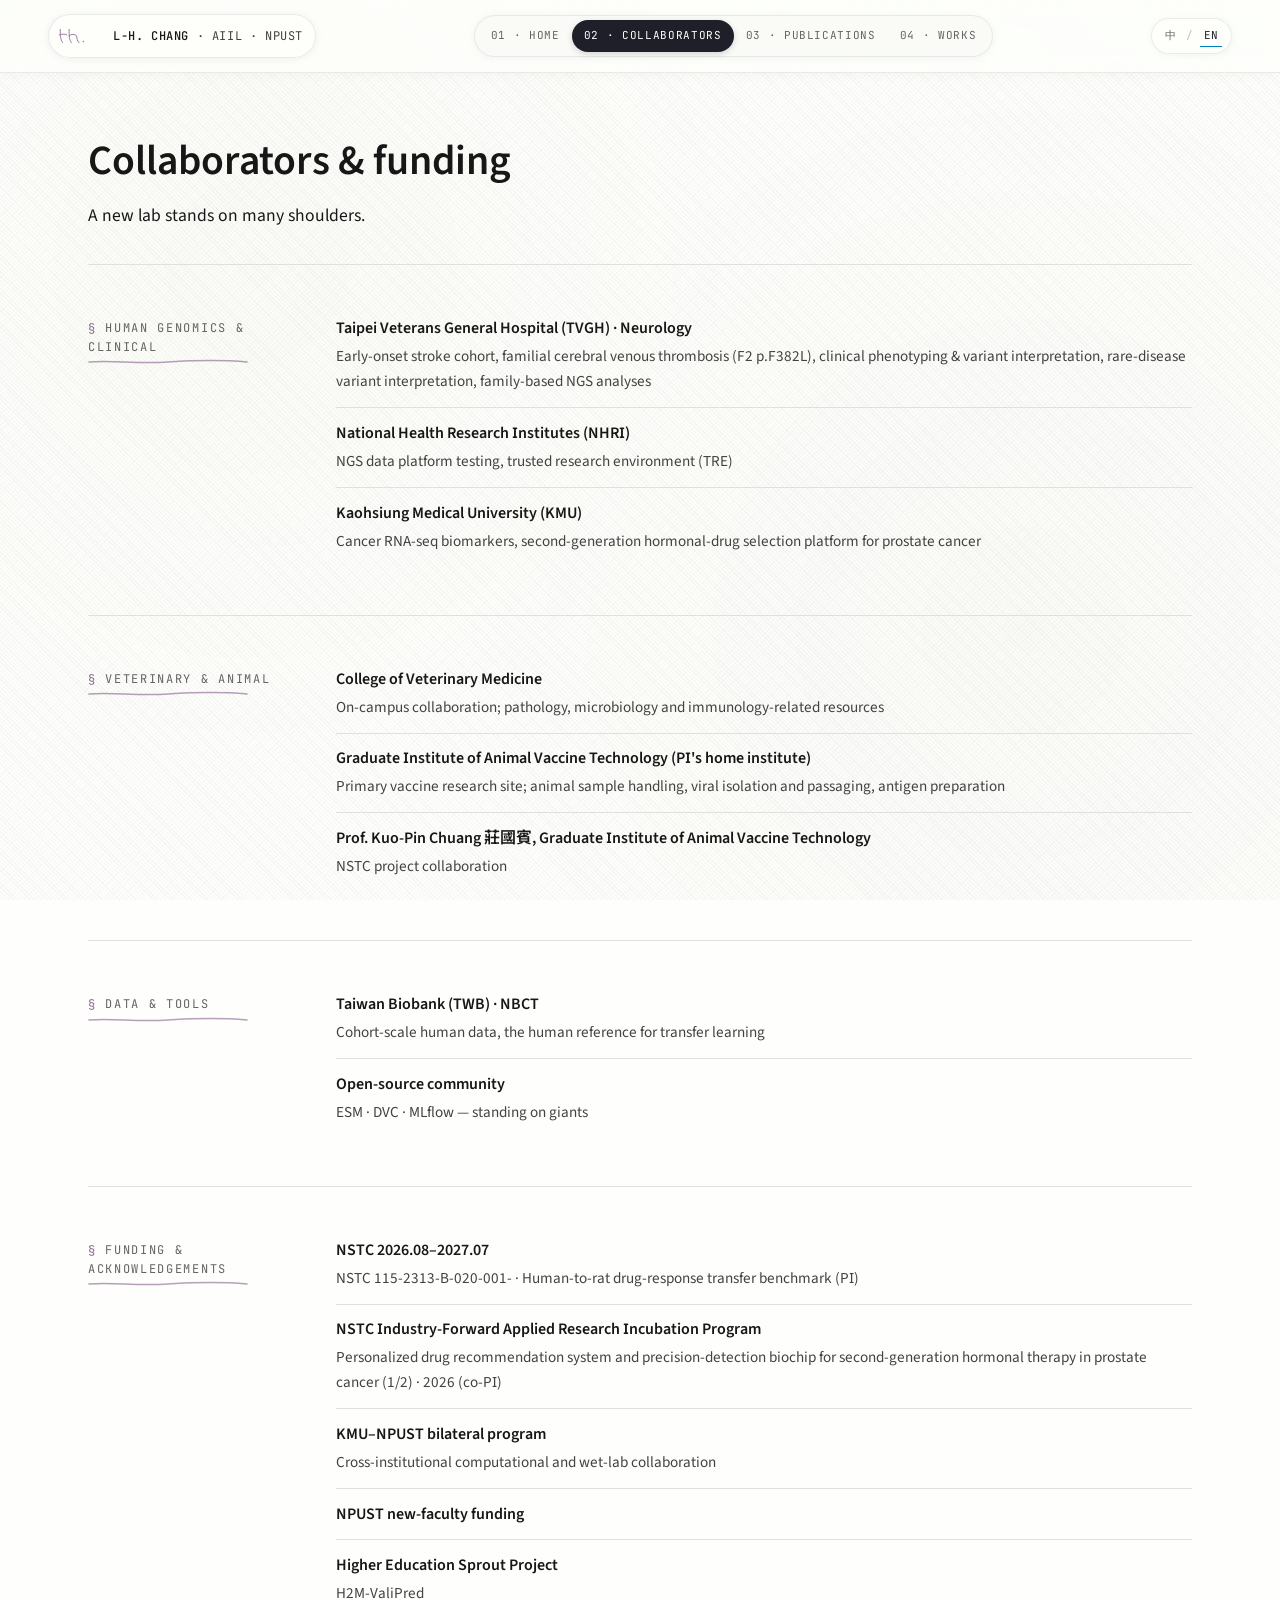
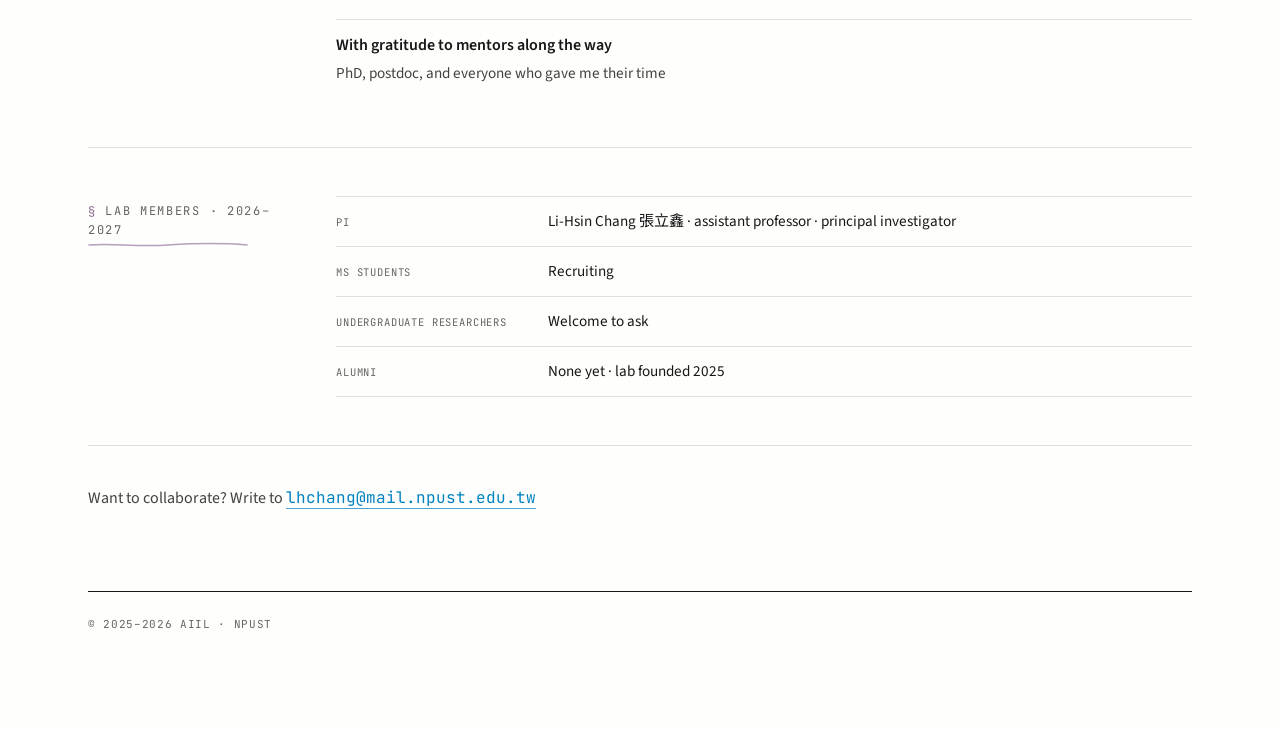
<file: collaborators.html>
<!DOCTYPE html>
<html lang="zh-Hant">
<head>
<meta charset="UTF-8" />
<meta name="viewport" content="width=device-width, initial-scale=1.0" />
<title>合作與經費 · Collaborators — AIIL</title>
<meta name="description" content="Collaborators, funding and lab members of AIIL, the lab of Li-Hsin Chang at NPUST." />

<link rel="preconnect" href="https://fonts.googleapis.com">
<link rel="preconnect" href="https://fonts.gstatic.com" crossorigin>
<link href="https://fonts.googleapis.com/css2?family=JetBrains+Mono:wght@400;500;600&family=Noto+Sans+TC:wght@300;400;500;700&family=Noto+Serif+TC:wght@400;500;600;700;900&family=Source+Sans+3:ital,wght@0,300..700;1,400&family=Source+Serif+4:ital,opsz,wght@0,8..60,400..700;1,8..60,500&display=swap" rel="stylesheet">

<link rel="stylesheet" href="site.css">
<style>
/* Collaborators page */
.cp-group .v1-collab-list > :first-child { border-top: 0; padding-top: 0.2rem; }

.v1-collab-list,
.v1-member-list { margin: 0; }
.v1-collab-item {
  padding: 0.8rem 0;
  border-top: 1px solid var(--paper-edge);
}
.v1-collab-item dt {
  display: block;
  font-family: var(--serif);
  font-size: 1rem;
  font-weight: 600;
  color: var(--ink);
}
.v1-collab-item dd {
  display: block;
  margin: 0.2rem 0 0;
  font-family: var(--serif);
  font-size: 0.95rem;
  line-height: 1.65;
  color: var(--ink-soft);
}
html[lang="en"] .v1-collab-item dt,
html[lang="en"] .v1-collab-item dd { font-family: var(--sans); }
.v1-member-list dd { margin: 0; }
.v1-member-list .v1-contact-row { grid-template-columns: 11.5em 1fr; }
.v1-member-val {
  font-family: var(--serif);
  font-size: 0.95rem;
  color: var(--ink);
}
html[lang="en"] .v1-member-val { font-family: var(--sans); }

@media (max-width: 560px) {
  .v1-member-list .v1-contact-row { grid-template-columns: 1fr; gap: 0.25rem; }
}
</style>
</head>
<body>
<div class="shell">

<header class="topbar">
  <div class="topbar-inner">
    <a href="./" class="seal" aria-label="AIIL home">
      <span class="seal-mark" aria-hidden="true">
        <svg viewBox="0 0 80 36">
          <g fill="none" stroke="currentColor" stroke-width="1.6" stroke-linecap="round" stroke-linejoin="round">
            <!-- stylised handwritten "lh" monogram -->
            <path d="M6 6 C 6 18, 6 24, 10 30"/>
            <path d="M4 16 C 10 14, 14 14, 18 16"/>
            <path d="M22 6 C 22 18, 22 24, 26 30"/>
            <path d="M22 18 C 26 14, 32 14, 36 18 C 36 22, 36 26, 40 30"/>
            <!-- small dot / pen lift -->
            <circle cx="48" cy="28" r="1.3" fill="currentColor" stroke="none"/>
          </g>
        </svg>
      </span>
      <span><strong style="color:var(--ink);font-weight:500">L-H. Chang</strong> · AIIL · NPUST</span>
    </a>
    <nav class="version-switch" aria-label="Site sections">
      <a href="./" data-i18n="nav.v1">01 · 首頁</a>
      <a href="collaborators.html" class="active" aria-current="page" data-i18n="nav.v2">02 · 合作者</a>
      <a href="publications.html" data-i18n="nav.v3">03 · 著作列表</a>
      <a href="works.html" data-i18n="nav.v4">04 · 作品與教材</a>
    </nav>

    <div class="topbar-right">
      <div class="lang-switch">
        <button data-lang="zh" class="active">中</button>
        <span class="sep">/</span>
        <button data-lang="en">EN</button>
      </div>
    </div>
  </div>
</header>

<main class="v1">
  <header class="cp-head">
    <h1 data-i18n="cp.title">合作與經費</h1>
    <p class="v1-collab-lead" data-i18n="v1.collab.lead">一間剛起步的實驗室，站在很多人的肩膀上。</p>
  </header>

  <section class="cp-group">
    <h2 class="v1-section-label" data-i18n="v1.collab.hg.head">人類基因體與臨床</h2>
    <div>
        <dl class="v1-collab-list">
          <div class="v1-collab-item">
            <dt data-i18n="v1.collab.hg.tvgh.name">臺北榮民總醫院・神經內科</dt>
            <dd data-i18n="v1.collab.hg.tvgh.desc">早發性腦中風 cohort、家族性腦靜脈竇血栓 F2 p.F382L、臨床表型與遺傳判讀、罕見疾病 variant interpretation、family-based NGS 分析</dd>
          </div>
          <div class="v1-collab-item">
            <dt data-i18n="v1.collab.hg.nhri.name">國家衛生研究院</dt>
            <dd data-i18n="v1.collab.hg.nhri.desc">NGS 資料平台測試、可信研究環境（TRE）</dd>
          </div>
          <div class="v1-collab-item">
            <dt data-i18n="v1.collab.hg.kmu.name">高雄醫學大學</dt>
            <dd data-i18n="v1.collab.hg.kmu.desc">癌症 RNA-seq 生物標記、攝護腺癌二代荷爾蒙藥物選擇平台</dd>
          </div>
        </dl>
    </div>
  </section>
  <section class="cp-group">
    <h2 class="v1-section-label" data-i18n="v1.collab.vet.head">獸醫與動物</h2>
    <div>
        <dl class="v1-collab-list">
          <div class="v1-collab-item">
            <dt data-i18n="v1.collab.vet.vetmed.name">獸醫學院</dt>
            <dd data-i18n="v1.collab.vet.vetmed.desc">院內合作；病理、微生物與免疫相關資源</dd>
          </div>
          <div class="v1-collab-item">
            <dt data-i18n="v1.collab.vet.avt.name">動物疫苗科技研究所（PI 所屬單位）</dt>
            <dd data-i18n="v1.collab.vet.avt.desc">疫苗研究主場域；動物樣本處理、病毒分離與傳代、抗原製備</dd>
          </div>
          <div class="v1-collab-item">
            <dt data-i18n="v1.collab.vet.chuang.name">莊國賓老師・動物疫苗科技研究所</dt>
            <dd data-i18n="v1.collab.vet.chuang.desc">國科會計畫合作</dd>
          </div>
        </dl>
    </div>
  </section>
  <section class="cp-group">
    <h2 class="v1-section-label" data-i18n="v1.collab.data.head">資料與工具</h2>
    <div>
        <dl class="v1-collab-list">
          <div class="v1-collab-item">
            <dt data-i18n="v1.collab.data.twb.name">台灣生物資料庫（TWB）・NBCT</dt>
            <dd data-i18n="v1.collab.data.twb.desc">人類面的 cohort-scale 資料，作為轉移學習的人類參考</dd>
          </div>
          <div class="v1-collab-item">
            <dt data-i18n="v1.collab.data.oss.name">開源社群</dt>
            <dd data-i18n="v1.collab.data.oss.desc">ESM・DVC・MLflow，站在巨人的肩膀上</dd>
          </div>
        </dl>
    </div>
  </section>
  <section class="cp-group">
    <h2 class="v1-section-label" data-i18n="v1.collab.fund.head">經費與致謝</h2>
    <div>
        <dl class="v1-collab-list">
          <div class="v1-collab-item">
            <dt data-i18n="v1.collab.fund.f1.name">國科會 2026.08–2027.07</dt>
            <dd data-i18n="v1.collab.fund.f1.desc">NSTC 115-2313-B-020-001-・人到大鼠藥物反應轉移基準（主持人）</dd>
          </div>
          <div class="v1-collab-item">
            <dt data-i18n="v1.collab.fund.f2.name">國科會產業前瞻—應用型研究育苗專案</dt>
            <dd data-i18n="v1.collab.fund.f2.desc">攝護腺癌二代賀爾蒙藥物治療之個人化用藥推薦系統及精準檢測生物晶片（1/2）・2026（共同主持人）</dd>
          </div>
          <div class="v1-collab-item">
            <dt data-i18n="v1.collab.fund.f3.name">高醫屏科雙邊計畫</dt>
            <dd data-i18n="v1.collab.fund.f3.desc">跨校計算與濕實驗合作</dd>
          </div>
          <div class="v1-collab-item">
            <dt data-i18n="v1.collab.fund.f4.name">校內新進教師經費</dt>
          </div>
          <div class="v1-collab-item">
            <dt data-i18n="v1.collab.fund.f5.name">高教深耕</dt>
            <dd data-i18n="v1.collab.fund.f5.desc">H2M-ValiPred</dd>
          </div>
          <div class="v1-collab-item">
            <dt data-i18n="v1.collab.fund.thanks.name">感謝一路上的指導者</dt>
            <dd data-i18n="v1.collab.fund.thanks.desc">博班、博後與每個願意花時間的前輩</dd>
          </div>
        </dl>
    </div>
  </section>
  <section class="cp-group">
    <h2 class="v1-section-label" data-i18n="v1.collab.mem.head">實驗室成員・2026–2027</h2>
    <div>
        <dl class="v1-member-list">
          <div class="v1-contact-row"><dt class="v1-contact-key" data-i18n="v1.collab.mem.pi.k">PI</dt><dd class="v1-member-val" data-i18n="v1.collab.mem.pi.v">張立鑫 Li-Hsin Chang・助理教授・主持人</dd></div>
          <div class="v1-contact-row"><dt class="v1-contact-key" data-i18n="v1.collab.mem.ms.k">碩士生</dt><dd class="v1-member-val" data-i18n="v1.collab.mem.ms.v">招募中</dd></div>
          <div class="v1-contact-row"><dt class="v1-contact-key" data-i18n="v1.collab.mem.ug.k">專題生</dt><dd class="v1-member-val" data-i18n="v1.collab.mem.ug.v">歡迎詢問</dd></div>
          <div class="v1-contact-row"><dt class="v1-contact-key" data-i18n="v1.collab.mem.alumni.k">畢業生</dt><dd class="v1-member-val" data-i18n="v1.collab.mem.alumni.v">尚無，實驗室於 2025 成立</dd></div>
        </dl>
    </div>
  </section>

  <p class="cp-cta"><span data-i18n="cp.cta">想合作？來信：</span> <a href="mailto:lhchang@mail.npust.edu.tw">lhchang@mail.npust.edu.tw</a></p>

  <footer class="v1-colophon">
    <div>© 2025–2026 AIIL · NPUST</div>
  </footer>
</main>

</div>
<script>
window.I18N = {
  zh: {
    "nav.v1": "01 · 首頁",
    "nav.v2": "02 · 合作者",
    "nav.v3": "03 · 著作列表",
    "nav.v4": "04 · 作品與教材",
    "cp.title": "合作與經費",
    "cp.cta": "想合作？來信：",
    /* V1 collaborators & funding */
    "v1.collab.label": "合作與經費",
    "v1.collab.lead": "一間剛起步的實驗室，站在很多人的肩膀上。",
    "v1.collab.hg.head": "人類基因體與臨床",
    "v1.collab.hg.tvgh.name": "臺北榮民總醫院・神經內科",
    "v1.collab.hg.tvgh.desc": "早發性腦中風 cohort、家族性腦靜脈竇血栓 F2 p.F382L、臨床表型與遺傳判讀、罕見疾病 variant interpretation、family-based NGS 分析",
    "v1.collab.hg.nhri.name": "國家衛生研究院",
    "v1.collab.hg.nhri.desc": "NGS 資料平台測試、可信研究環境（TRE）",
    "v1.collab.hg.kmu.name": "高雄醫學大學",
    "v1.collab.hg.kmu.desc": "癌症 RNA-seq 生物標記、攝護腺癌二代荷爾蒙藥物選擇平台",
    "v1.collab.vet.head": "獸醫與動物",
    "v1.collab.vet.vetmed.name": "獸醫學院",
    "v1.collab.vet.vetmed.desc": "院內合作；病理、微生物與免疫相關資源",
    "v1.collab.vet.avt.name": "動物疫苗科技研究所（PI 所屬單位）",
    "v1.collab.vet.avt.desc": "疫苗研究主場域；動物樣本處理、病毒分離與傳代、抗原製備",
    "v1.collab.vet.chuang.name": "莊國賓老師・動物疫苗科技研究所",
    "v1.collab.vet.chuang.desc": "國科會計畫合作",
    "v1.collab.data.head": "資料與工具",
    "v1.collab.data.twb.name": "台灣生物資料庫（TWB）・NBCT",
    "v1.collab.data.twb.desc": "人類面的 cohort-scale 資料，作為轉移學習的人類參考",
    "v1.collab.data.oss.name": "開源社群",
    "v1.collab.data.oss.desc": "ESM・DVC・MLflow，站在巨人的肩膀上",
    "v1.collab.fund.head": "經費與致謝",
    "v1.collab.fund.f1.name": "國科會 2026.08–2027.07",
    "v1.collab.fund.f1.desc": "NSTC 115-2313-B-020-001-・人到大鼠藥物反應轉移基準（主持人）",
    "v1.collab.fund.f2.name": "國科會產業前瞻—應用型研究育苗專案",
    "v1.collab.fund.f2.desc": "攝護腺癌二代賀爾蒙藥物治療之個人化用藥推薦系統及精準檢測生物晶片（1/2）・2026（共同主持人）",
    "v1.collab.fund.f3.name": "高醫屏科雙邊計畫",
    "v1.collab.fund.f3.desc": "跨校計算與濕實驗合作",
    "v1.collab.fund.f4.name": "校內新進教師經費",
    "v1.collab.fund.f5.name": "高教深耕",
    "v1.collab.fund.f5.desc": "H2M-ValiPred",
    "v1.collab.fund.thanks.name": "感謝一路上的指導者",
    "v1.collab.fund.thanks.desc": "博班、博後與每個願意花時間的前輩",
    "v1.collab.mem.head": "實驗室成員・2026–2027",
    "v1.collab.mem.pi.k": "PI",
    "v1.collab.mem.pi.v": "張立鑫 Li-Hsin Chang・助理教授・主持人",
    "v1.collab.mem.ms.k": "碩士生",
    "v1.collab.mem.ms.v": "招募中",
    "v1.collab.mem.ug.k": "專題生",
    "v1.collab.mem.ug.v": "歡迎詢問",
    "v1.collab.mem.alumni.k": "畢業生",
    "v1.collab.mem.alumni.v": "尚無，實驗室於 2025 成立",
  },
  en: {
    "nav.v1": "01 · Home",
    "nav.v2": "02 · Collaborators",
    "nav.v3": "03 · Publications",
    "nav.v4": "04 · Works",
    "cp.title": "Collaborators & funding",
    "cp.cta": "Want to collaborate? Write to",
    /* V1 collaborators & funding */
    "v1.collab.label": "COLLABORATORS & FUNDING",
    "v1.collab.lead": "A new lab stands on many shoulders.",
    "v1.collab.hg.head": "Human genomics & clinical",
    "v1.collab.hg.tvgh.name": "Taipei Veterans General Hospital (TVGH) · Neurology",
    "v1.collab.hg.tvgh.desc": "Early-onset stroke cohort, familial cerebral venous thrombosis (F2 p.F382L), clinical phenotyping & variant interpretation, rare-disease variant interpretation, family-based NGS analyses",
    "v1.collab.hg.nhri.name": "National Health Research Institutes (NHRI)",
    "v1.collab.hg.nhri.desc": "NGS data platform testing, trusted research environment (TRE)",
    "v1.collab.hg.kmu.name": "Kaohsiung Medical University (KMU)",
    "v1.collab.hg.kmu.desc": "Cancer RNA-seq biomarkers, second-generation hormonal-drug selection platform for prostate cancer",
    "v1.collab.vet.head": "Veterinary & animal",
    "v1.collab.vet.vetmed.name": "College of Veterinary Medicine",
    "v1.collab.vet.vetmed.desc": "On-campus collaboration; pathology, microbiology and immunology-related resources",
    "v1.collab.vet.avt.name": "Graduate Institute of Animal Vaccine Technology (PI's home institute)",
    "v1.collab.vet.avt.desc": "Primary vaccine research site; animal sample handling, viral isolation and passaging, antigen preparation",
    "v1.collab.vet.chuang.name": "Prof. Kuo-Pin Chuang 莊國賓, Graduate Institute of Animal Vaccine Technology",
    "v1.collab.vet.chuang.desc": "NSTC project collaboration",
    "v1.collab.data.head": "Data & tools",
    "v1.collab.data.twb.name": "Taiwan Biobank (TWB) · NBCT",
    "v1.collab.data.twb.desc": "Cohort-scale human data, the human reference for transfer learning",
    "v1.collab.data.oss.name": "Open-source community",
    "v1.collab.data.oss.desc": "ESM · DVC · MLflow — standing on giants",
    "v1.collab.fund.head": "Funding & acknowledgements",
    "v1.collab.fund.f1.name": "NSTC 2026.08–2027.07",
    "v1.collab.fund.f1.desc": "NSTC 115-2313-B-020-001- · Human-to-rat drug-response transfer benchmark (PI)",
    "v1.collab.fund.f2.name": "NSTC Industry-Forward Applied Research Incubation Program",
    "v1.collab.fund.f2.desc": "Personalized drug recommendation system and precision-detection biochip for second-generation hormonal therapy in prostate cancer (1/2) · 2026 (co-PI)",
    "v1.collab.fund.f3.name": "KMU–NPUST bilateral program",
    "v1.collab.fund.f3.desc": "Cross-institutional computational and wet-lab collaboration",
    "v1.collab.fund.f4.name": "NPUST new-faculty funding",
    "v1.collab.fund.f5.name": "Higher Education Sprout Project",
    "v1.collab.fund.f5.desc": "H2M-ValiPred",
    "v1.collab.fund.thanks.name": "With gratitude to mentors along the way",
    "v1.collab.fund.thanks.desc": "PhD, postdoc, and everyone who gave me their time",
    "v1.collab.mem.head": "Lab members · 2026–2027",
    "v1.collab.mem.pi.k": "PI",
    "v1.collab.mem.pi.v": "Li-Hsin Chang 張立鑫 · assistant professor · principal investigator",
    "v1.collab.mem.ms.k": "MS students",
    "v1.collab.mem.ms.v": "Recruiting",
    "v1.collab.mem.ug.k": "Undergraduate researchers",
    "v1.collab.mem.ug.v": "Welcome to ask",
    "v1.collab.mem.alumni.k": "Alumni",
    "v1.collab.mem.alumni.v": "None yet · lab founded 2025",
  }
};

</script>
<script src="site.js"></script>
</body>
</html>
</file>
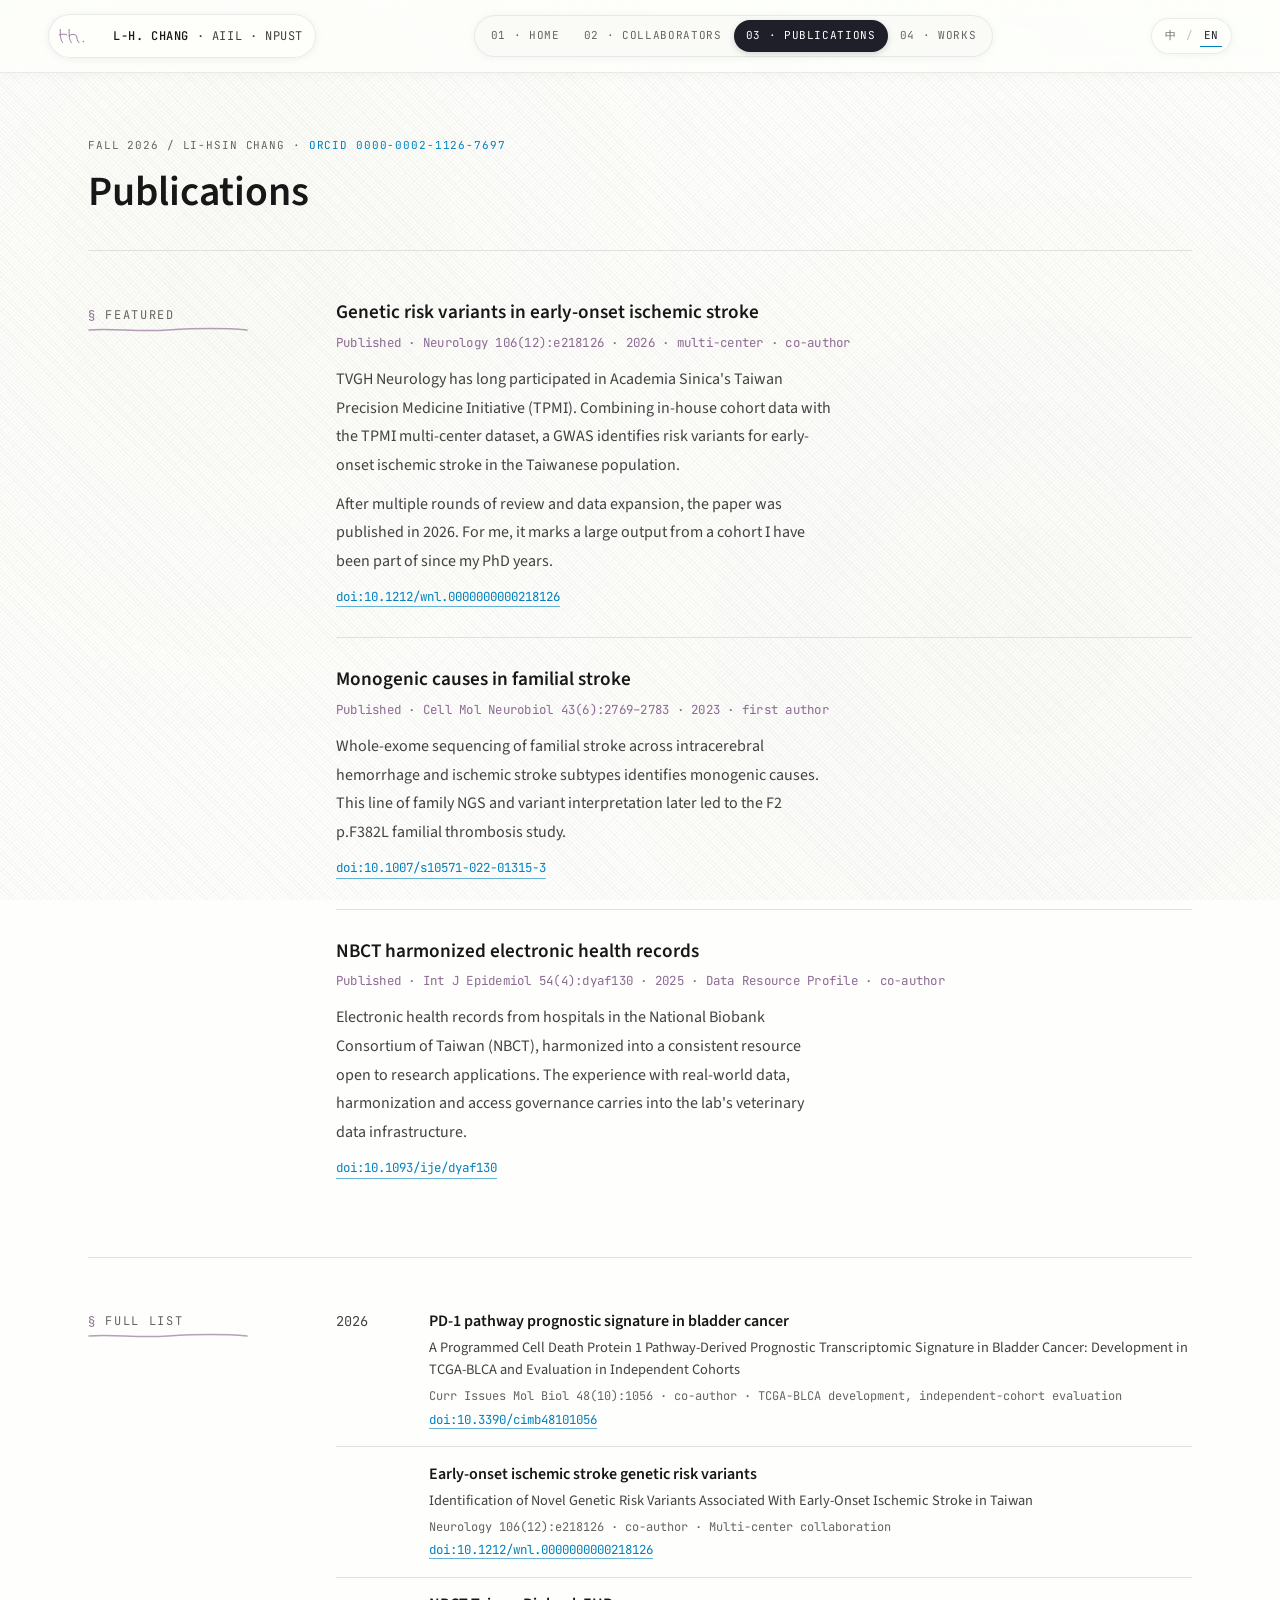
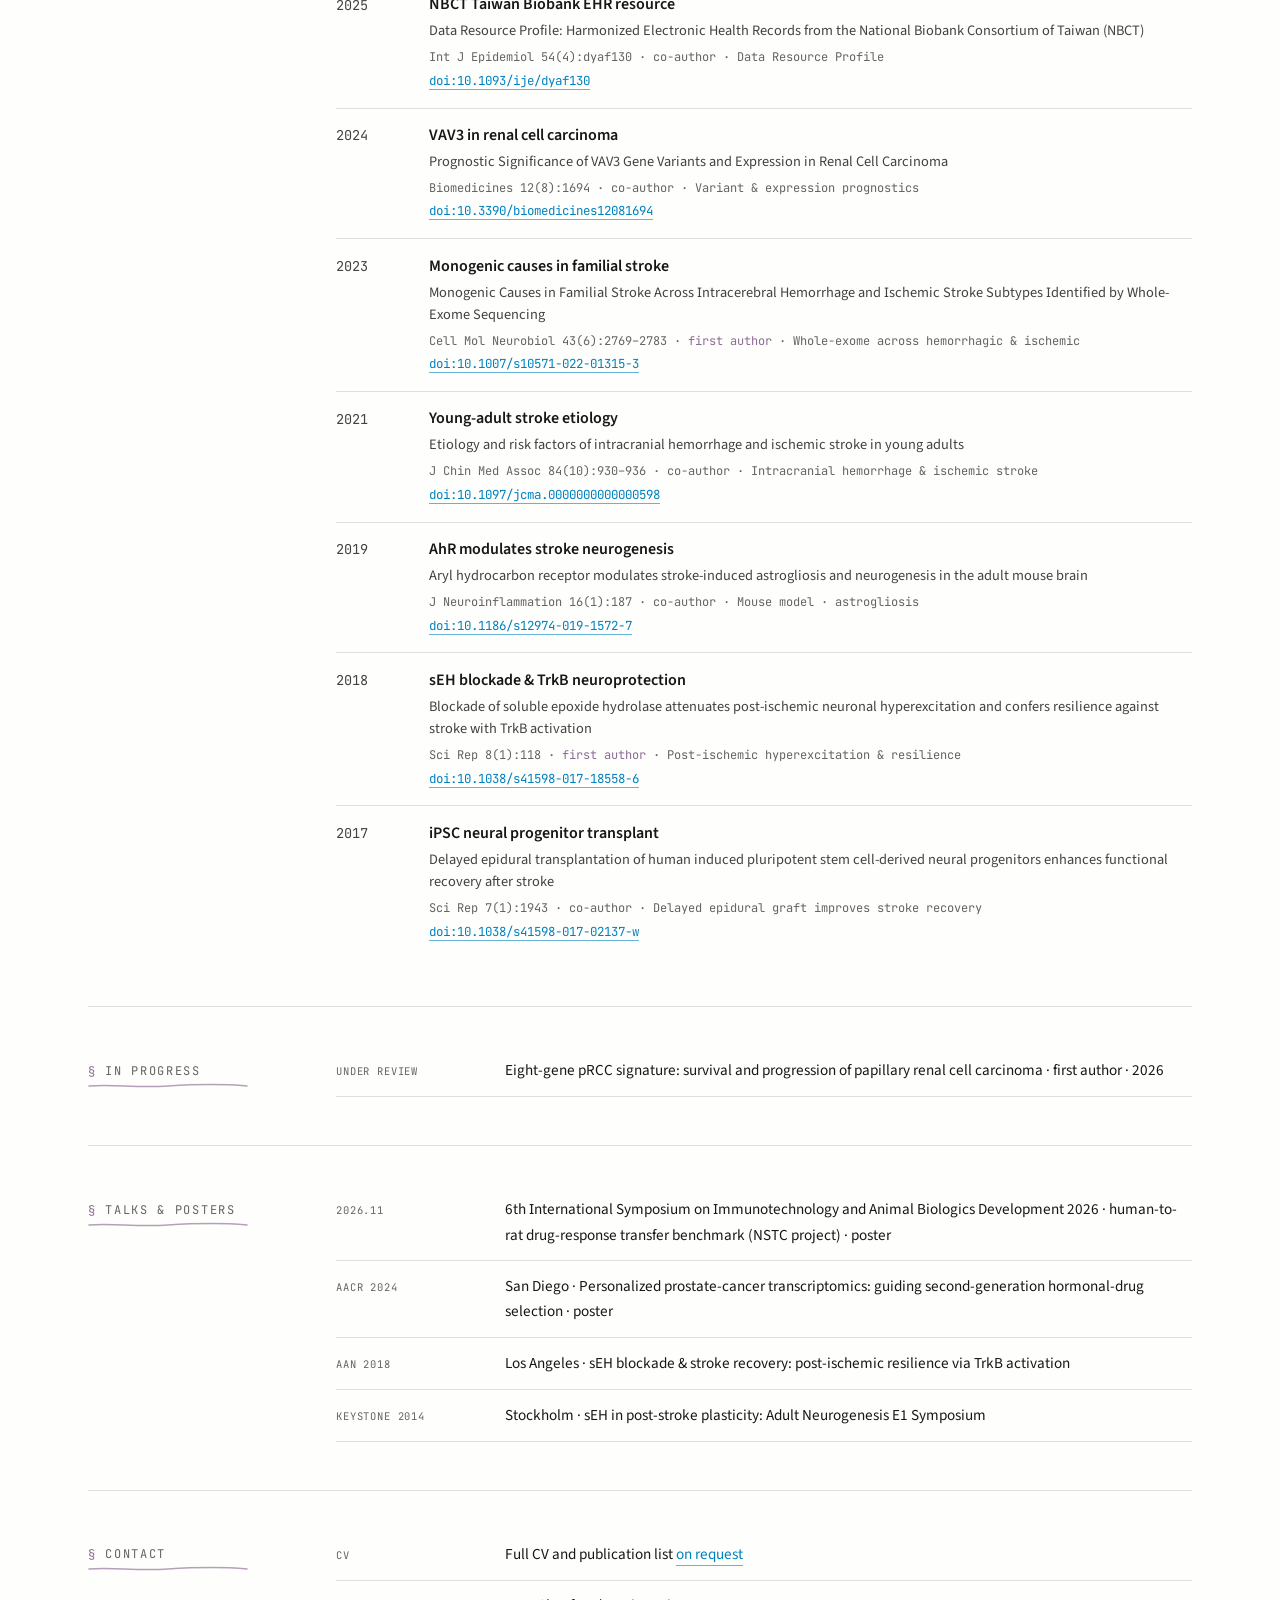
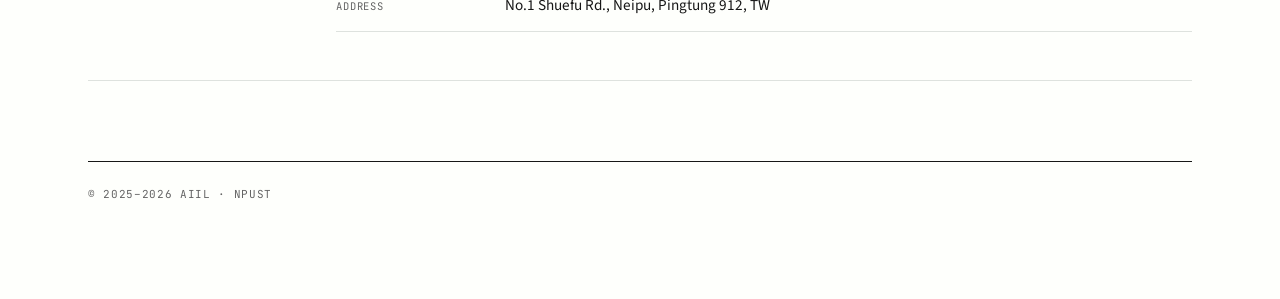
<file: publications.html>
<!DOCTYPE html>
<html lang="zh-Hant">
<head>
<meta charset="UTF-8" />
<meta name="viewport" content="width=device-width, initial-scale=1.0" />
<title>著作 · Publications — AIIL</title>
<meta name="description" content="Publications, manuscripts under review, and talks by Li-Hsin Chang (AIIL, NPUST)." />

<link rel="preconnect" href="https://fonts.googleapis.com">
<link rel="preconnect" href="https://fonts.gstatic.com" crossorigin>
<link href="https://fonts.googleapis.com/css2?family=JetBrains+Mono:wght@400;500;600&family=Noto+Sans+TC:wght@300;400;500;700&family=Noto+Serif+TC:wght@400;500;600;700;900&family=Source+Sans+3:ital,wght@0,300..700;1,400&family=Source+Serif+4:ital,opsz,wght@0,8..60,400..700;1,8..60,500&display=swap" rel="stylesheet">

<link rel="stylesheet" href="site.css">
<style>
/* Publications page */
.pub-dateline {
  font-family: var(--mono);
  font-size: 11px;
  letter-spacing: 0.08em;
  text-transform: uppercase;
  color: var(--ink-faint);
  margin-bottom: 0.9rem;
}
.pub-dateline a { color: var(--brand-blue); white-space: nowrap; }

.pub-feature { padding: 0 0 1.75rem; }
.pub-feature + .pub-feature { padding-top: 1.75rem; border-top: 1px solid var(--paper-edge); }
.pub-feature h3 {
  font-family: var(--serif);
  font-size: 1.2rem;
  font-weight: 600;
  line-height: 1.4;
  color: var(--ink);
}
.pub-meta {
  margin: 0.4rem 0 0.8rem;
  font-family: var(--mono);
  font-size: 0.78rem;
  letter-spacing: 0.02em;
  color: var(--cinnabar);
}
.pub-feature p:not(.pub-meta) {
  font-family: var(--serif);
  font-size: 1rem;
  line-height: 1.8;
  color: var(--ink-soft);
  max-width: 62ch;
}
.pub-feature p + p:not(.pub-meta) { margin-top: 0.6rem; }
.pub-doi,
.pub-item a.pub-link {
  font-family: var(--mono);
  font-size: 0.78rem;
  color: var(--brand-blue);
  border-bottom: 1px solid color-mix(in srgb, var(--brand-blue) 60%, transparent);
  overflow-wrap: anywhere;
}
.pub-doi { display: inline-block; margin-top: 0.7rem; }
html[lang="en"] .pub-feature h3,
html[lang="en"] .pub-feature p:not(.pub-meta) { font-family: var(--sans); }

.pub-list { list-style: none; margin: 0; padding: 0; }
.pub-item {
  display: grid;
  grid-template-columns: 4.5em minmax(0, 1fr);
  gap: 1rem;
  padding: 0.9rem 0;
  border-top: 1px solid var(--paper-edge);
}
.pub-item:first-child { border-top: 0; padding-top: 0.2rem; }
.pub-year {
  font-family: var(--mono);
  font-size: 0.85rem;
  color: var(--ink-soft);
  padding-top: 0.15rem;
}
.pub-year.is-repeat { visibility: hidden; }
.pub-short {
  display: block;
  font-family: var(--serif);
  font-size: 1rem;
  font-weight: 600;
  color: var(--ink);
}
.pub-full {
  display: block;
  margin-top: 0.2rem;
  font-family: var(--sans-en);
  font-size: 0.9rem;
  line-height: 1.55;
  color: var(--ink-soft);
}
.pub-cite {
  display: block;
  margin-top: 0.35rem;
  font-family: var(--mono);
  font-size: 0.75rem;
  color: var(--ink-faint);
}
.pub-cite .pub-role-first { color: var(--cinnabar); }
html[lang="en"] .pub-short { font-family: var(--sans); }
.pub-status { font-size: 0.9rem; color: var(--ink-faint); }

.pub-row-list { margin: 0; }
.pub-row-list dd { margin: 0; }
.pub-row-list .v1-contact-row { grid-template-columns: 9em 1fr; }
.pub-row-val {
  font-family: var(--serif);
  font-size: 0.95rem;
  line-height: 1.65;
  color: var(--ink);
}
.pub-row-val a { color: var(--brand-blue); border-bottom: 1px solid color-mix(in srgb, var(--brand-blue) 60%, transparent); }
html[lang="en"] .pub-row-val { font-family: var(--sans); }
.cp-group .pub-row-list > :first-child { border-top: 0; padding-top: 0.2rem; }

@media (max-width: 560px) {
  .pub-item { grid-template-columns: 1fr; gap: 0.2rem; }
  .pub-year.is-repeat { display: none; }
  .pub-row-list .v1-contact-row { grid-template-columns: 1fr; gap: 0.25rem; }
}
</style>
</head>
<body>
<div class="shell">

<header class="topbar">
  <div class="topbar-inner">
    <a href="./" class="seal" aria-label="AIIL home">
      <span class="seal-mark" aria-hidden="true">
        <svg viewBox="0 0 80 36">
          <g fill="none" stroke="currentColor" stroke-width="1.6" stroke-linecap="round" stroke-linejoin="round">
            <!-- stylised handwritten "lh" monogram -->
            <path d="M6 6 C 6 18, 6 24, 10 30"/>
            <path d="M4 16 C 10 14, 14 14, 18 16"/>
            <path d="M22 6 C 22 18, 22 24, 26 30"/>
            <path d="M22 18 C 26 14, 32 14, 36 18 C 36 22, 36 26, 40 30"/>
            <!-- small dot / pen lift -->
            <circle cx="48" cy="28" r="1.3" fill="currentColor" stroke="none"/>
          </g>
        </svg>
      </span>
      <span><strong style="color:var(--ink);font-weight:500">L-H. Chang</strong> · AIIL · NPUST</span>
    </a>
    <nav class="version-switch" aria-label="Site sections">
      <a href="./" data-i18n="nav.v1">01 · 首頁</a>
      <a href="collaborators.html" data-i18n="nav.v2">02 · 合作者</a>
      <a href="publications.html" class="active" aria-current="page" data-i18n="nav.v3">03 · 著作列表</a>
      <a href="works.html" data-i18n="nav.v4">04 · 作品與教材</a>
    </nav>

    <div class="topbar-right">
      <div class="lang-switch">
        <button data-lang="zh" class="active">中</button>
        <span class="sep">/</span>
        <button data-lang="en">EN</button>
      </div>
    </div>
  </div>
</header>

<main class="v1">
  <header class="cp-head">
    <p class="pub-dateline"><span data-i18n="pub.dateline">2026 秋／張立鑫</span> · <a href="https://orcid.org/0000-0002-1126-7697" target="_blank" rel="noopener">ORCID 0000-0002-1126-7697</a></p>
    <h1 data-i18n="pub.title">著作</h1>
  </header>

  <section class="cp-group" id="featured">
    <h2 class="v1-section-label" data-i18n="pub.featured">精選三篇</h2>
    <div>
      <article class="pub-feature" data-doi="10.1212/wnl.0000000000218126" data-tag="pub.f1.tag">
        <h3 data-i18n="pub.f1.title">早發性缺血性腦中風基因風險變異</h3>
        <p class="pub-meta"></p>
        <p data-i18n="pub.f1.p1">北榮神內長期參與中研院「台灣精準醫療計畫（TPMI）」，整合院內收案與 TPMI 多中心資料，以 GWAS 找出台灣早發性缺血性腦中風的風險變異。</p>
        <p data-i18n="pub.f1.p2">論文經過多輪審查與資料擴充，2026 年正式刊出。對我來說，這篇標誌了從博班就開始參與的收案計畫終於有一個夠大的產出。</p>
        <a class="pub-doi" href="https://doi.org/10.1212/wnl.0000000000218126" target="_blank" rel="noopener">doi:10.1212/wnl.0000000000218126</a>
      </article>
      <article class="pub-feature" data-doi="10.1007/s10571-022-01315-3" data-tag="pub.f2.tag">
        <h3 data-i18n="pub.f2.title">家族性中風單基因病因</h3>
        <p class="pub-meta"></p>
        <p data-i18n="pub.f2.p1">以全外顯子定序分析家族性中風，涵蓋腦出血與缺血性中風亞型，找出單基因病因。家族 NGS 與變異判讀這條線，後來延伸到 F2 p.F382L 家族性血栓的研究。</p>
        <a class="pub-doi" href="https://doi.org/10.1007/s10571-022-01315-3" target="_blank" rel="noopener">doi:10.1007/s10571-022-01315-3</a>
      </article>
      <article class="pub-feature" data-doi="10.1093/ije/dyaf130" data-tag="pub.f3.tag">
        <h3 data-i18n="pub.f3.title">NBCT 台灣生物資料庫電子病歷</h3>
        <p class="pub-meta"></p>
        <p data-i18n="pub.f3.p1">整合台灣國家級生物資料庫聯盟（NBCT）各院的電子病歷，做成格式一致、可供研究申請的資料資源。處理真實世界資料、資料協調與存取治理的經驗，延續到實驗室的獸醫資料基礎建設。</p>
        <a class="pub-doi" href="https://doi.org/10.1093/ije/dyaf130" target="_blank" rel="noopener">doi:10.1093/ije/dyaf130</a>
      </article>
    </div>
  </section>

  <section class="cp-group" id="all">
    <h2 class="v1-section-label" data-i18n="pub.all">完整清單</h2>
    <div>
      <ol class="pub-list" id="pub-list"></ol>
      <p class="pub-status" id="pub-status" data-i18n="pub.loading">清單載入中…</p>
      <noscript><p class="pub-status">完整清單需要 JavaScript；也可以直接看 <a href="https://orcid.org/0000-0002-1126-7697" target="_blank" rel="noopener">ORCID 0000-0002-1126-7697</a>。</p></noscript>
    </div>
  </section>

  <section class="cp-group" id="in-progress">
    <h2 class="v1-section-label" data-i18n="pub.wip">進行中</h2>
    <div>
      <dl class="pub-row-list">
        <div class="v1-contact-row"><dt class="v1-contact-key" data-i18n="pub.wip.k">審查中</dt><dd class="pub-row-val" data-i18n="pub.wip.v">pRCC 八基因預後模型：乳突型腎細胞癌存活與惡化預測・第一作者・2026</dd></div>
      </dl>
    </div>
  </section>

  <section class="cp-group" id="talks">
    <h2 class="v1-section-label" data-i18n="pub.talks">演講與海報</h2>
    <div>
      <dl class="pub-row-list">
        <div class="v1-contact-row"><dt class="v1-contact-key">2026.11</dt><dd class="pub-row-val" data-i18n="pub.talk1">2026 第六屆免疫科技與動物製劑發展國際研討會・人到大鼠藥物反應轉移基準（國科會計畫）・海報</dd></div>
        <div class="v1-contact-row"><dt class="v1-contact-key">AACR 2024</dt><dd class="pub-row-val" data-i18n="pub.talk2">San Diego・晚期攝護腺癌個人化轉錄體：第二代荷爾蒙藥物選擇指引・海報</dd></div>
        <div class="v1-contact-row"><dt class="v1-contact-key">AAN 2018</dt><dd class="pub-row-val" data-i18n="pub.talk3">Los Angeles・sEH 抑制與中風神經回復：TrkB 訊息強化後缺血抗損傷機制</dd></div>
        <div class="v1-contact-row"><dt class="v1-contact-key">Keystone 2014</dt><dd class="pub-row-val" data-i18n="pub.talk4">Stockholm・sEH 與中風後神經可塑性：Adult Neurogenesis E1 Symposium</dd></div>
      </dl>
    </div>
  </section>

  <section class="cp-group" id="contact">
    <h2 class="v1-section-label" data-i18n="pub.contact">聯絡</h2>
    <div>
      <dl class="pub-row-list">
        <div class="v1-contact-row"><dt class="v1-contact-key">CV</dt><dd class="pub-row-val" data-i18n="pub.cv">完整版履歷與發表列表歡迎<a href="mailto:lhchang@mail.npust.edu.tw">來信</a>索取</dd></div>
        <div class="v1-contact-row"><dt class="v1-contact-key" data-i18n="pub.addr.k">地址</dt><dd class="pub-row-val" data-i18n="pub.addr.v">屏東縣內埔鄉學府路1號</dd></div>
      </dl>
    </div>
  </section>

  <footer class="v1-colophon">
    <div>© 2025–2026 AIIL · NPUST</div>
  </footer>
</main>

</div>
<script>
window.I18N = {
  zh: {
    "nav.v1": "01 · 首頁",
    "nav.v2": "02 · 合作者",
    "nav.v3": "03 · 著作列表",
    "nav.v4": "04 · 作品與教材",
    "pub.f1.tag": "多中心合作",
    "pub.f1.p1": "北榮神內長期參與中研院「台灣精準醫療計畫（TPMI）」，整合院內收案與 TPMI 多中心資料，以 GWAS 找出台灣早發性缺血性腦中風的風險變異。",
    "pub.f1.p2": "論文經過多輪審查與資料擴充，2026 年正式刊出。對我來說，這篇標誌了從博班就開始參與的收案計畫終於有一個夠大的產出。",
    "pub.f1.title": "早發性缺血性腦中風基因風險變異",
    "pub.f2.tag": "",
    "pub.f2.p1": "以全外顯子定序分析家族性中風，涵蓋腦出血與缺血性中風亞型，找出單基因病因。家族 NGS 與變異判讀這條線，後來延伸到 F2 p.F382L 家族性血栓的研究。",
    "pub.f2.title": "家族性中風單基因病因",
    "pub.f3.tag": "Data Resource Profile",
    "pub.f3.p1": "整合台灣國家級生物資料庫聯盟（NBCT）各院的電子病歷，做成格式一致、可供研究申請的資料資源。處理真實世界資料、資料協調與存取治理的經驗，延續到實驗室的獸醫資料基礎建設。",
    "pub.f3.title": "NBCT 台灣生物資料庫電子病歷",
    "pub.talk1": "2026 第六屆免疫科技與動物製劑發展國際研討會・人到大鼠藥物反應轉移基準（國科會計畫）・海報",
    "pub.talk2": "San Diego・晚期攝護腺癌個人化轉錄體：第二代荷爾蒙藥物選擇指引・海報",
    "pub.talk3": "Los Angeles・sEH 抑制與中風神經回復：TrkB 訊息強化後缺血抗損傷機制",
    "pub.talk4": "Stockholm・sEH 與中風後神經可塑性：Adult Neurogenesis E1 Symposium",
    "pub.dateline": "2026 秋／張立鑫",
    "pub.title": "著作",
    "pub.featured": "精選三篇",
    "pub.all": "完整清單",
    "pub.loading": "清單載入中…",
    "pub.wip": "進行中",
    "pub.wip.k": "審查中",
    "pub.wip.v": "pRCC 八基因預後模型：乳突型腎細胞癌存活與惡化預測・第一作者・2026",
    "pub.talks": "演講與海報",
    "pub.contact": "聯絡",
    "pub.cv": "完整版履歷與發表列表歡迎<a href=\"mailto:lhchang@mail.npust.edu.tw\">來信</a>索取",
    "pub.addr.k": "地址",
    "pub.addr.v": "屏東縣內埔鄉學府路1號",
    "pub.status.published": "已刊出",
    "pub.role.first-author": "第一作者",
    "pub.role.co-author": "共同作者",
    "pub.error": "清單暫時載入失敗，可以先看 <a href=\"https://orcid.org/0000-0002-1126-7697\" target=\"_blank\" rel=\"noopener\">ORCID 0000-0002-1126-7697</a>。",
  },
  en: {
    "nav.v1": "01 · Home",
    "nav.v2": "02 · Collaborators",
    "nav.v3": "03 · Publications",
    "nav.v4": "04 · Works",
    "pub.f1.tag": "multi-center",
    "pub.f1.p1": "TVGH Neurology has long participated in Academia Sinica's Taiwan Precision Medicine Initiative (TPMI). Combining in-house cohort data with the TPMI multi-center dataset, a GWAS identifies risk variants for early-onset ischemic stroke in the Taiwanese population.",
    "pub.f1.p2": "After multiple rounds of review and data expansion, the paper was published in 2026. For me, it marks a large output from a cohort I have been part of since my PhD years.",
    "pub.f1.title": "Genetic risk variants in early-onset ischemic stroke",
    "pub.f2.tag": "",
    "pub.f2.p1": "Whole-exome sequencing of familial stroke across intracerebral hemorrhage and ischemic stroke subtypes identifies monogenic causes. This line of family NGS and variant interpretation later led to the F2 p.F382L familial thrombosis study.",
    "pub.f2.title": "Monogenic causes in familial stroke",
    "pub.f3.tag": "Data Resource Profile",
    "pub.f3.p1": "Electronic health records from hospitals in the National Biobank Consortium of Taiwan (NBCT), harmonized into a consistent resource open to research applications. The experience with real-world data, harmonization and access governance carries into the lab's veterinary data infrastructure.",
    "pub.f3.title": "NBCT harmonized electronic health records",
    "pub.talk1": "6th International Symposium on Immunotechnology and Animal Biologics Development 2026 · human-to-rat drug-response transfer benchmark (NSTC project) · poster",
    "pub.talk2": "San Diego · Personalized prostate-cancer transcriptomics: guiding second-generation hormonal-drug selection · poster",
    "pub.talk3": "Los Angeles · sEH blockade & stroke recovery: post-ischemic resilience via TrkB activation",
    "pub.talk4": "Stockholm · sEH in post-stroke plasticity: Adult Neurogenesis E1 Symposium",
    "pub.dateline": "Fall 2026 / Li-Hsin Chang",
    "pub.title": "Publications",
    "pub.featured": "FEATURED",
    "pub.all": "FULL LIST",
    "pub.loading": "Loading the list…",
    "pub.wip": "IN PROGRESS",
    "pub.wip.k": "UNDER REVIEW",
    "pub.wip.v": "Eight-gene pRCC signature: survival and progression of papillary renal cell carcinoma · first author · 2026",
    "pub.talks": "TALKS & POSTERS",
    "pub.contact": "CONTACT",
    "pub.cv": "Full CV and publication list <a href=\"mailto:lhchang@mail.npust.edu.tw\">on request</a>",
    "pub.addr.k": "ADDRESS",
    "pub.addr.v": "No.1 Shuefu Rd., Neipu, Pingtung 912, TW",
    "pub.status.published": "Published",
    "pub.role.first-author": "first author",
    "pub.role.co-author": "co-author",
    "pub.error": "The list could not be loaded right now; see <a href=\"https://orcid.org/0000-0002-1126-7697\" target=\"_blank\" rel=\"noopener\">ORCID 0000-0002-1126-7697</a>.",
  }
};

/* Featured citations and the full list come from data/publications.json
   (ORCID + Crossref, rebuilt weekly); nothing bibliographic is typed here. */
let WORKS = null;
let LANG = 'zh';

const t = key => (I18N[LANG] && I18N[LANG][key]) || '';
const el = (tag, cls, text) => {
  const e = document.createElement(tag);
  if (cls) e.className = cls;
  if (text != null) e.textContent = text;
  return e;
};
function citation(w) {
  let c = w.journal_abbrev || w.journal || '';
  if (w.volume) c += ' ' + w.volume + (w.issue ? '(' + w.issue + ')' : '');
  if (w.pages) c += ':' + String(w.pages).replace('-', '–');
  return c;
}
const roleLabel = r => t('pub.role.' + r) || r || '';

function renderFeatured() {
  document.querySelectorAll('.pub-feature').forEach(card => {
    const w = WORKS.find(x => x.doi === card.dataset.doi);
    const meta = card.querySelector('.pub-meta');
    if (!w) { meta.textContent = ''; return; }
    const sep = LANG === 'zh' ? '・' : ' · ';
    meta.textContent = [t('pub.status.published'), citation(w), w.year, t(card.dataset.tag), roleLabel(w.role)]
      .filter(Boolean).join(sep);
  });
}

function renderList() {
  const list = document.getElementById('pub-list');
  list.replaceChildren();
  let prevYear = null;
  for (const w of WORKS) {
    const li = el('li', 'pub-item');
    li.append(el('span', 'pub-year' + (w.year === prevYear ? ' is-repeat' : ''), w.year));
    prevYear = w.year;
    const body = el('div');
    const short = LANG === 'zh' ? w.short_title_zh : w.short_title_en;
    body.append(el('span', 'pub-short', short || w.title));
    if (short) body.append(el('span', 'pub-full', w.title));
    const cite = el('span', 'pub-cite');
    const role = el('span', w.role === 'first-author' ? 'pub-role-first' : '', roleLabel(w.role));
    const note = LANG === 'zh' ? w.note_zh : w.note_en;
    cite.append(citation(w) + ' · ', role);
    if (note) cite.append(' · ' + note);
    body.append(cite);
    const link = el('a', 'pub-link', 'doi:' + w.doi);
    link.href = w.url || 'https://doi.org/' + w.doi;
    link.target = '_blank'; link.rel = 'noopener';
    body.append(link);
    li.append(body);
    list.append(li);
  }
}

function render() {
  if (!WORKS) return;
  renderFeatured();
  renderList();
}

window.onLangChange = lang => { LANG = lang; render(); };

fetch('data/publications.json', { cache: 'no-cache' })
  .then(r => { if (!r.ok) throw new Error(r.status); return r.json(); })
  .then(d => {
    WORKS = d.works || [];
    document.getElementById('pub-status').remove();
    render();
  })
  .catch(() => {
    const s = document.getElementById('pub-status');
    s.setAttribute('data-i18n', 'pub.error');
    s.innerHTML = t('pub.error');
  });
</script>
<script src="site.js"></script>
</body>
</html>
</file>
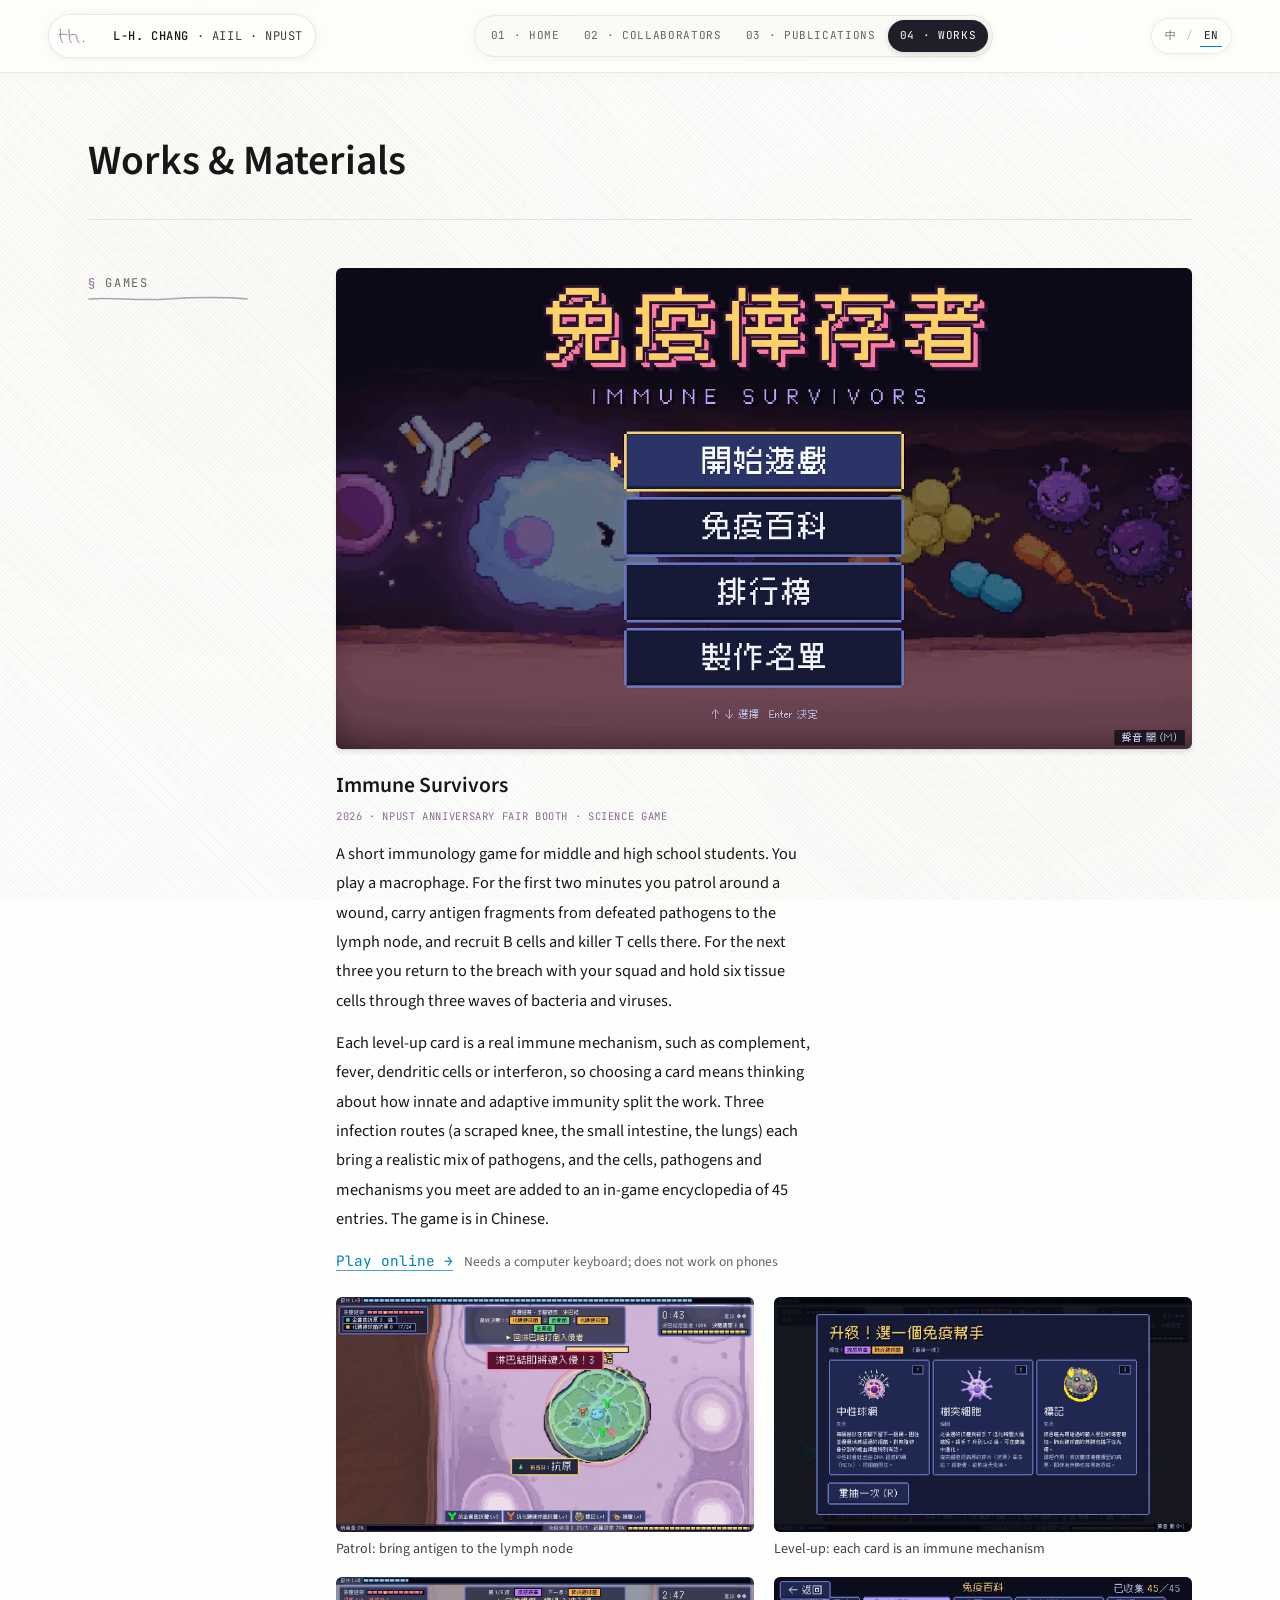
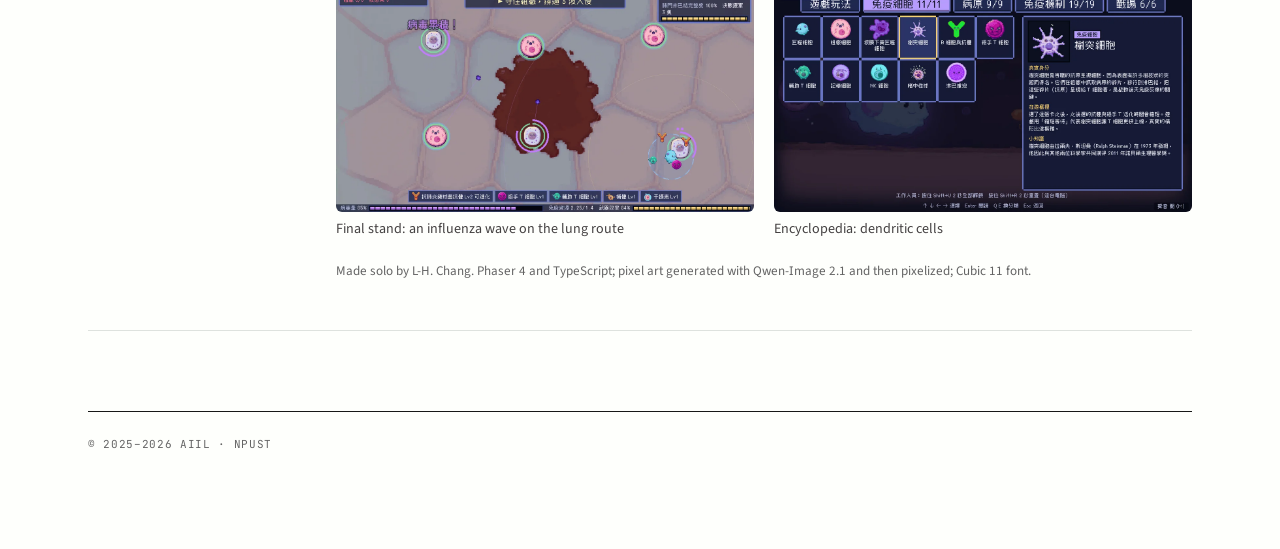
<file: works.html>
<!DOCTYPE html>
<html lang="zh-Hant">
<head>
<meta charset="UTF-8" />
<meta name="viewport" content="width=device-width, initial-scale=1.0" />
<title>作品與教材 · Works — AIIL</title>
<meta name="description" content="Teaching works by Li-Hsin Chang (AIIL, NPUST): science games, course videos and materials." />

<link rel="preconnect" href="https://fonts.googleapis.com">
<link rel="preconnect" href="https://fonts.gstatic.com" crossorigin>
<link href="https://fonts.googleapis.com/css2?family=JetBrains+Mono:wght@400;500;600&family=Noto+Sans+TC:wght@300;400;500;700&family=Noto+Serif+TC:wght@400;500;600;700;900&family=Source+Sans+3:ital,wght@0,300..700;1,400&family=Source+Serif+4:ital,opsz,wght@0,8..60,400..700;1,8..60,500&display=swap" rel="stylesheet">

<link rel="stylesheet" href="site.css">
<style>
/* Works page: one .v1-work card per item, one .cp-group per kind (games; course videos and materials later) */
.v1-work + .v1-work {
  margin-top: 3rem;
  padding-top: 3rem;
  border-top: 1px solid var(--paper-edge);
}
.v1-work img {
  display: block;
  width: 100%;
  height: auto;
  aspect-ratio: 16 / 9;
  background: var(--night-sky);
  border-radius: 6px;
}
.v1-work-hero { display: block; box-shadow: var(--shadow-soft); border-radius: 6px; }
.v1-work-head { margin-top: 1.25rem; }
.v1-work-title {
  font-family: var(--serif);
  font-size: 1.35rem;
  font-weight: 600;
  color: var(--ink);
}
html[lang="en"] .v1-work-title { font-family: var(--sans); }
.v1-work-alt {
  font-family: var(--mono);
  font-size: 0.8rem;
  font-weight: 400;
  letter-spacing: 0.04em;
  color: var(--ink-faint);
  margin-left: 0.4rem;
}
html[lang="en"] .v1-work-alt { display: none; }
.v1-work-meta {
  margin-top: 0.3rem;
  font-family: var(--mono);
  font-size: 10.5px;
  letter-spacing: 0.06em;
  color: var(--cinnabar);
}
.v1-work-body {
  margin-top: 1rem;
  font-family: var(--serif);
  font-size: 1.02rem;
  line-height: 1.8;
  color: var(--ink);
  max-width: 60ch;
}
html[lang="en"] .v1-work-body { font-family: var(--sans); }
.v1-work-body p + p { margin-top: 0.8rem; }
.v1-work-play {
  margin-top: 1rem;
  font-size: 0.85rem;
  color: var(--ink-faint);
}
.v1-work-play a {
  font-family: var(--mono);
  font-size: 0.9rem;
  color: var(--brand-blue);
  border-bottom: 1px solid color-mix(in srgb, var(--brand-blue) 72%, transparent);
  margin-right: 0.5rem;
}
.v1-work-shots {
  list-style: none;
  margin: 1.5rem 0 0;
  padding: 0;
  display: grid;
  grid-template-columns: repeat(2, minmax(0, 1fr));
  gap: 1rem 1.25rem;
}
.v1-work-shots a { display: block; border-radius: 6px; transition: opacity 0.15s; }
.v1-work-shots a:hover { opacity: 0.88; }
.v1-work-shots span {
  display: block;
  margin-top: 0.45rem;
  font-family: var(--serif);
  font-size: 0.88rem;
  color: var(--ink-soft);
}
html[lang="en"] .v1-work-shots span { font-family: var(--sans); }
.v1-work-credit {
  margin-top: 1.25rem;
  font-family: var(--serif);
  font-size: 0.82rem;
  line-height: 1.6;
  color: var(--ink-faint);
}
html[lang="en"] .v1-work-credit { font-family: var(--sans); }
@media (max-width: 560px) {
  .v1-work-shots { grid-template-columns: 1fr; }
}

</style>
</head>
<body>
<div class="shell">

<header class="topbar">
  <div class="topbar-inner">
    <a href="./" class="seal" aria-label="AIIL home">
      <span class="seal-mark" aria-hidden="true">
        <svg viewBox="0 0 80 36">
          <g fill="none" stroke="currentColor" stroke-width="1.6" stroke-linecap="round" stroke-linejoin="round">
            <!-- stylised handwritten "lh" monogram -->
            <path d="M6 6 C 6 18, 6 24, 10 30"/>
            <path d="M4 16 C 10 14, 14 14, 18 16"/>
            <path d="M22 6 C 22 18, 22 24, 26 30"/>
            <path d="M22 18 C 26 14, 32 14, 36 18 C 36 22, 36 26, 40 30"/>
            <!-- small dot / pen lift -->
            <circle cx="48" cy="28" r="1.3" fill="currentColor" stroke="none"/>
          </g>
        </svg>
      </span>
      <span><strong style="color:var(--ink);font-weight:500">L-H. Chang</strong> · AIIL · NPUST</span>
    </a>
    <nav class="version-switch" aria-label="Site sections">
      <a href="./" data-i18n="nav.v1">01 · 首頁</a>
      <a href="collaborators.html" data-i18n="nav.v2">02 · 合作者</a>
      <a href="publications.html" data-i18n="nav.v3">03 · 著作列表</a>
      <a href="works.html" class="active" aria-current="page" data-i18n="nav.v4">04 · 作品與教材</a>
    </nav>

    <div class="topbar-right">
      <div class="lang-switch">
        <button data-lang="zh" class="active">中</button>
        <span class="sep">/</span>
        <button data-lang="en">EN</button>
      </div>
    </div>
  </div>
</header>

<main class="v1">
  <header class="cp-head">
    <h1 data-i18n="works.title">作品與教材</h1>
  </header>

  <section class="cp-group" id="games">
    <h2 class="v1-section-label" data-i18n="works.games">遊戲與互動</h2>
    <div>
      <article class="v1-work">
        <a class="v1-work-hero" href="assets/works/immune-survivors/title.webp" target="_blank" rel="noopener">
          <img src="assets/works/immune-survivors/title.webp" width="1600" height="900" loading="lazy" decoding="async"
               alt="免疫倖存者 Immune Survivors 標題畫面：像素風的巨噬細胞、抗體、細菌與病毒">
        </a>
        <div class="v1-work-head">
          <h3 class="v1-work-title"><span data-i18n="works.is.title">免疫倖存者</span> <span class="v1-work-alt">Immune Survivors</span></h3>
          <div class="v1-work-meta" data-i18n="works.is.meta">2026・校慶園遊會攤位・科普遊戲</div>
        </div>
        <div class="v1-work-body">
          <p data-i18n="works.is.p1">給國高中生玩的免疫科普小遊戲。你是一顆巨噬細胞：前兩分鐘在傷口附近巡邏，把打倒病原掉出的抗原碎片帶到淋巴結，招募 B 細胞和殺手 T 細胞；接下來三分鐘回到破口，帶著小隊守住六個組織細胞，撐過三波細菌和病毒。</p>
          <p data-i18n="works.is.p2">升級卡都對應真實的免疫機制，像補體、發燒、樹突細胞、干擾素，玩家選卡時就得想先天免疫和後天免疫怎麼分工。三條感染路線（手腳破皮、小腸、肺）各有真實的病原組合，遊戲中遇到的細胞、病原和機制會收進「免疫百科」，共 45 條。</p>
        </div>
        <p class="v1-work-play"><a href="https://immune-survivors.aiil.science" target="_blank" rel="noopener" data-i18n="works.is.play">線上試玩 →</a> <span data-i18n="works.is.playnote">需要電腦鍵盤，手機無法操作</span></p>
        <ul class="v1-work-shots">
          <li><a href="assets/works/immune-survivors/patrol.webp" target="_blank" rel="noopener"><img src="assets/works/immune-survivors/patrol.webp" width="1280" height="720" loading="lazy" decoding="async" alt="巡邏階段：巨噬細胞帶著抗體在淋巴結裡，上方警告淋巴結即將遭入侵"></a><span data-i18n="works.is.s1">巡邏招募：把抗原送到淋巴結</span></li>
          <li><a href="assets/works/immune-survivors/cards.webp" target="_blank" rel="noopener"><img src="assets/works/immune-survivors/cards.webp" width="1280" height="720" loading="lazy" decoding="async" alt="升級選卡畫面：中性球網、樹突細胞、標記三張卡，各附免疫機制說明"></a><span data-i18n="works.is.s2">升級選卡：每張卡是一個免疫機制</span></li>
          <li><a href="assets/works/immune-survivors/final-stand.webp" target="_blank" rel="noopener"><img src="assets/works/immune-survivors/final-stand.webp" width="1280" height="720" loading="lazy" decoding="async" alt="最終防線：肺路線，流感病毒感染組織細胞，殺手 T 細胞清除被感染的細胞"></a><span data-i18n="works.is.s3">最終防線：肺路線的流感病毒波</span></li>
          <li><a href="assets/works/immune-survivors/codex.webp" target="_blank" rel="noopener"><img src="assets/works/immune-survivors/codex.webp" width="1280" height="720" loading="lazy" decoding="async" alt="免疫百科：免疫細胞分類，右側是樹突細胞的真實身分、遊戲中的作用與小知識"></a><span data-i18n="works.is.s4">免疫百科：樹突細胞</span></li>
        </ul>
        <p class="v1-work-credit" data-i18n="works.is.credit">張立鑫獨立製作。Phaser 4、TypeScript；像素美術以 Qwen-Image 2.1 生成後再像素化；字型為俐方體 11 號。</p>
      </article>
    </div>
  </section>

  <footer class="v1-colophon">
    <div>© 2025–2026 AIIL · NPUST</div>
  </footer>
</main>

</div>
<script>
window.I18N = {
  zh: {
    "nav.v1": "01 · 首頁",
    "nav.v2": "02 · 合作者",
    "nav.v3": "03 · 著作列表",
    "nav.v4": "04 · 作品與教材",
    "works.title": "作品與教材",
    "works.games": "遊戲與互動",
    "works.is.title": "免疫倖存者",
    "works.is.meta": "2026・校慶園遊會攤位・科普遊戲",
    "works.is.p1": "給國高中生玩的免疫科普小遊戲。你是一顆巨噬細胞：前兩分鐘在傷口附近巡邏，把打倒病原掉出的抗原碎片帶到淋巴結，招募 B 細胞和殺手 T 細胞；接下來三分鐘回到破口，帶著小隊守住六個組織細胞，撐過三波細菌和病毒。",
    "works.is.p2": "升級卡都對應真實的免疫機制，像補體、發燒、樹突細胞、干擾素，玩家選卡時就得想先天免疫和後天免疫怎麼分工。三條感染路線（手腳破皮、小腸、肺）各有真實的病原組合，遊戲中遇到的細胞、病原和機制會收進「免疫百科」，共 45 條。",
    "works.is.s1": "巡邏招募：把抗原送到淋巴結",
    "works.is.s2": "升級選卡：每張卡是一個免疫機制",
    "works.is.s3": "最終防線：肺路線的流感病毒波",
    "works.is.s4": "免疫百科：樹突細胞",
    "works.is.play": "線上試玩 →",
    "works.is.playnote": "需要電腦鍵盤，手機無法操作",
    "works.is.credit": "張立鑫獨立製作。Phaser 4、TypeScript；像素美術以 Qwen-Image 2.1 生成後再像素化；字型為俐方體 11 號。",
  },
  en: {
    "nav.v1": "01 · Home",
    "nav.v2": "02 · Collaborators",
    "nav.v3": "03 · Publications",
    "nav.v4": "04 · Works",
    "works.title": "Works &amp; Materials",
    "works.games": "GAMES",
    "works.is.title": "Immune Survivors",
    "works.is.meta": "2026 · NPUST ANNIVERSARY FAIR BOOTH · SCIENCE GAME",
    "works.is.p1": "A short immunology game for middle and high school students. You play a macrophage. For the first two minutes you patrol around a wound, carry antigen fragments from defeated pathogens to the lymph node, and recruit B cells and killer T cells there. For the next three you return to the breach with your squad and hold six tissue cells through three waves of bacteria and viruses.",
    "works.is.p2": "Each level-up card is a real immune mechanism, such as complement, fever, dendritic cells or interferon, so choosing a card means thinking about how innate and adaptive immunity split the work. Three infection routes (a scraped knee, the small intestine, the lungs) each bring a realistic mix of pathogens, and the cells, pathogens and mechanisms you meet are added to an in-game encyclopedia of 45 entries. The game is in Chinese.",
    "works.is.s1": "Patrol: bring antigen to the lymph node",
    "works.is.s2": "Level-up: each card is an immune mechanism",
    "works.is.s3": "Final stand: an influenza wave on the lung route",
    "works.is.s4": "Encyclopedia: dendritic cells",
    "works.is.play": "Play online →",
    "works.is.playnote": "Needs a computer keyboard; does not work on phones",
    "works.is.credit": "Made solo by L-H. Chang. Phaser 4 and TypeScript; pixel art generated with Qwen-Image 2.1 and then pixelized; Cubic 11 font.",
  }
};
</script>
<script src="site.js"></script>
</body>
</html>
</file>
<file: site.css>
/* AIIL shared styles: tokens, base, top bar, section labels, key/value rows, colophon.
   Used by index.html, collaborators.html and publications.html; page-specific rules stay inline. */

/* ========================================================================
   DESIGN TOKENS  —  paper + ink + cinnabar
   ======================================================================== */
:root {
  /* palette: paper + ink, tuned slightly cooler for the night-sky masthead */
  --night-sky:  #1f1f29;
  --brand-blue: #0081c0;
  --action-azure: #41a1cf;
  --paper:      #fefffc;          /* off-white canvas with a small paper warmth */
  --paper-deep: #f9faf7;          /* recessed paper panels */
  --paper-edge: #dee2de;          /* cool hairline rules */
  --ink:        #171717;          /* near-black */
  --ink-soft:   #444141;          /* body text second tier */
  --ink-faint:  #646464;          /* captions, meta */
  --surface:    #ffffff;
  --cinnabar:       #8d6a94;      /* primary ink (accent) */
  --cinnabar-soft:  #a58caa;      /* lighter wash */
  --cinnabar-deep:  #5e4466;      /* saturated stroke core */
  --ink-secondary:  #5e4466;      /* pairs with accent for two-ink flourishes */
  --shadow-soft: rgba(0, 0, 0, 0.08) 0 1px 1px 0, rgba(0, 0, 0, 0.08) 0 4px 5px 0;
  --shadow-nav: rgba(0, 0, 0, 0.12) 0 2px 10px 0;
  --shadow-hairline: rgb(222, 226, 222) 0 0 0 1px;

  /* type */
  --sans-zh: 'Noto Sans TC', system-ui, sans-serif;
  --serif-zh: 'Noto Serif TC', 'Iowan Old Style', 'Charter', Georgia, serif;
  --sans-en: 'Source Sans 3', 'Noto Sans TC', system-ui, sans-serif;
  --serif-en: 'Source Serif 4', 'Noto Serif TC', 'Iowan Old Style', 'Charter', Georgia, serif;
  --sans: var(--sans-zh);
  --serif: var(--serif-zh);
  --mono: 'JetBrains Mono', ui-monospace, 'SFMono-Regular', Menlo, monospace;

  /* rhythm */
  --measure: 62ch;
  --gutter: clamp(1rem, 4vw, 3rem);
}

/* ========================================================================
   RESET + BASE
   ======================================================================== */
*, *::before, *::after { box-sizing: border-box; margin: 0; padding: 0; }

html { scroll-behavior: smooth; -webkit-text-size-adjust: 100%; overflow-x: hidden; }
body {
  font-family: var(--sans);
  color: var(--ink);
  background: var(--paper);
  line-height: 1.55;
  font-size: 17px;
  -webkit-font-smoothing: antialiased;
  text-rendering: optimizeLegibility;
  font-feature-settings: "ss01", "cv11", "calt";
  overflow-x: hidden;
}

/* paper texture — extremely subtle, two overlaid noise layers */
body::before {
  content: "";
  position: fixed; inset: 0;
  pointer-events: none;
  z-index: 0;
  opacity: 0.4;
  mix-blend-mode: multiply;
  background-image:
    radial-gradient(circle at 20% 30%, rgba(120,100,60,0.05) 0, transparent 40%),
    radial-gradient(circle at 80% 70%, rgba(80,60,40,0.05) 0, transparent 45%);
}
/* paper fibres - very faint crosshatch */
body::after {
  content: "";
  position: fixed; inset: 0;
  pointer-events: none;
  z-index: 0;
  opacity: 0.06;
  background-image:
    repeating-linear-gradient(45deg, rgba(27,26,23,0.5) 0 1px, transparent 1px 3px),
    repeating-linear-gradient(-45deg, rgba(27,26,23,0.3) 0 1px, transparent 1px 4px);
}

a { color: inherit; text-decoration: none; }
img { display: block; max-width: 100%; }
button { font: inherit; color: inherit; background: none; border: 0; cursor: pointer; }

::selection { background: var(--cinnabar); color: var(--paper); }

/* html[lang] gets appropriate type roles */
html[lang="zh-Hant"] { --sans: var(--sans-zh); --serif: var(--serif-zh); }
html[lang="en"] { --sans: var(--sans-en); --serif: var(--serif-en); }
html[lang="zh-Hant"] body { font-family: var(--serif); }
html[lang="en"] body { font-family: var(--sans); }

/* ========================================================================
   VERSION SWITCHER (top bar)
   ======================================================================== */
.shell {
  position: relative;
  z-index: 1;
}

.topbar {
  position: sticky;
  top: 0;
  z-index: 50;
  background: color-mix(in srgb, var(--paper) 78%, transparent);
  backdrop-filter: blur(10px);
  border-bottom: 1px solid color-mix(in srgb, var(--paper-edge) 70%, transparent);
  box-shadow: 0 1px 12px rgba(0, 0, 0, 0.035);
}

.topbar-inner {
  max-width: 1400px;
  margin: 0 auto;
  padding: 14px var(--gutter);
  display: flex;
  align-items: center;
  justify-content: space-between;
  gap: 1rem;
  flex-wrap: wrap;
}

.seal {
  display: inline-flex;
  align-items: center;
  gap: 12px;
  padding: 6px 12px 6px 8px;
  font-family: var(--mono);
  font-size: 12px;
  letter-spacing: 0.05em;
  color: var(--ink-soft);
  text-transform: uppercase;
  background: color-mix(in srgb, var(--paper) 76%, transparent);
  border: 1px solid color-mix(in srgb, var(--paper-edge) 70%, transparent);
  border-radius: 50px;
  box-shadow: rgba(0, 0, 0, 0.06) 0 1px 8px 0;
  backdrop-filter: blur(9px);
}
.seal-mark {
  width: 44px; height: 30px;
  display: inline-block;
  color: var(--cinnabar);
}
.seal-mark svg { width: 100%; height: 100%; display: block; overflow: visible; }

.version-switch {
  display: inline-flex;
  border: 1px solid color-mix(in srgb, var(--paper-edge) 72%, transparent);
  background: color-mix(in srgb, var(--paper-deep) 82%, transparent);
  padding: 4px;
  border-radius: 50px;
  font-family: var(--mono);
  font-size: 11px;
  letter-spacing: 0.06em;
  box-shadow: rgba(0, 0, 0, 0.05) 0 1px 8px 0;
  backdrop-filter: blur(9px);
}
.version-switch a {
  padding: 7px 12px;
  color: var(--ink-faint);
  text-transform: uppercase;
  white-space: nowrap;
  border-radius: 50px;
  transition: color .15s, background .15s, box-shadow .15s;
}
.version-switch .active {
  background: var(--night-sky);
  color: var(--surface);
  box-shadow: rgba(0, 0, 0, 0.16) 0 2px 6px 0;
}
.version-switch a:hover:not(.active) { color: var(--ink); }

.topbar-right {
  display: inline-flex;
  align-items: center;
  gap: 1rem;
}

.lang-switch {
  font-family: var(--mono);
  font-size: 11px;
  letter-spacing: 0.08em;
  color: var(--ink-faint);
  display: inline-flex;
  gap: 6px;
  align-items: center;
  padding: 6px 9px;
  border: 1px solid color-mix(in srgb, var(--paper-edge) 65%, transparent);
  border-radius: 50px;
  background: color-mix(in srgb, var(--paper) 76%, transparent);
  box-shadow: rgba(0, 0, 0, 0.045) 0 1px 8px 0;
  backdrop-filter: blur(9px);
}
.lang-switch button {
  color: var(--ink-faint);
  padding: 2px 4px;
  border-bottom: 1px solid transparent;
}
.lang-switch button.active {
  color: var(--night-sky);
  border-bottom-color: var(--brand-blue);
}
.lang-switch .sep { opacity: 0.4; }

/* ========================================================================
   SHARED PAGE PARTS
   ======================================================================== */
.v1 {
  max-width: 1200px;
  margin: 0 auto;
  padding: 0 var(--gutter) 6rem;
}

.v1-section-label {
  font-family: var(--mono);
  font-size: 12px;
  letter-spacing: 0.14em;
  text-transform: uppercase;
  color: var(--ink-faint);
  padding-top: 0.4rem;
}
h2.v1-section-label { font-weight: 400; line-height: inherit; }
.v1-section-label::before {
  content: "§ ";
  color: var(--cinnabar);
}
/* hand-drawn underline beneath section labels */
.v1-section-label {
  position: relative;
  align-self: start;
  padding-bottom: 0.55rem;
}
.v1-section-label::after {
  content: "";
  position: absolute;
  left: 0; right: 20%;
  bottom: 0;
  height: 6px;
  background-image: var(--pen-underline, none);
  background-repeat: no-repeat;
  background-size: 100% 100%;
  opacity: calc(var(--ink-alpha, 0.75) * 0.85);
  pointer-events: none;
}

.v1-collab-lead {
  margin: 0;
  font-family: var(--serif);
  font-size: 1.1rem;
  line-height: 1.75;
  color: var(--ink);
}
html[lang="en"] .v1-collab-lead { font-family: var(--sans); }

.v1-contact-row {
  display: grid;
  grid-template-columns: 90px 1fr;
  padding: 0.8rem 0;
  border-top: 1px solid var(--paper-edge);
  gap: 1rem;
  align-items: baseline;
}
.v1-contact-row:last-child { border-bottom: 1px solid var(--paper-edge); }
.v1-contact-key {
  font-family: var(--mono);
  font-size: 10.5px;
  letter-spacing: 0.08em;
  text-transform: uppercase;
  color: var(--ink-faint);
}

/* --- Colophon footer ----------------------------------------------- */
.v1-colophon {
  margin-top: 5rem;
  padding-top: 1.5rem;
  border-top: 1px solid var(--ink);
  display: flex;
  justify-content: space-between;
  align-items: baseline;
  flex-wrap: wrap;
  gap: 1rem;
  font-family: var(--mono);
  font-size: 11px;
  letter-spacing: 0.06em;
  color: var(--ink-faint);
}
.v1-colophon .seal-mark {
  width: 22px; height: 22px; font-size: 11px;
}



/* --- Sub-page frame (collaborators, publications) ------------------- */
.cp-head {
  padding: 4rem 0 2rem;
  border-bottom: 1px solid var(--paper-edge);
}
.cp-head h1 {
  font-family: var(--serif);
  font-size: clamp(1.8rem, 4vw, 2.6rem);
  font-weight: 600;
  line-height: 1.2;
  color: var(--ink);
}
html[lang="en"] .cp-head h1 { font-family: var(--sans); }
.cp-head .v1-collab-lead { margin-top: 0.9rem; }

.cp-group {
  padding: 3rem 0;
  border-bottom: 1px solid var(--paper-edge);
  display: grid;
  grid-template-columns: 200px minmax(0, 1fr);
  gap: 3rem;
}
.cp-group > div > :first-child { border-top: 0; }

.cp-cta {
  padding-top: 2.5rem;
  font-size: 1rem;
  color: var(--ink-soft);
}
.cp-cta a {
  font-family: var(--mono);
  color: var(--brand-blue);
  border-bottom: 1px solid color-mix(in srgb, var(--brand-blue) 72%, transparent);
}

@media (max-width: 900px) {
  .cp-group { grid-template-columns: 1fr; gap: 1.25rem; }
}

@media (max-width: 560px) {
  body { font-size: 16px; }
  .topbar-inner {
    padding: 10px var(--gutter);
    justify-content: center;
    gap: 0.55rem;
  }
  .seal {
    max-width: 100%;
    padding: 5px 10px 5px 7px;
    gap: 8px;
    font-size: 10.5px;
  }
  .seal-mark {
    width: 32px;
    height: 24px;
  }
  .topbar-right {
    gap: 0.5rem;
  }
  .lang-switch {
    padding: 5px 8px;
  }
  .version-switch {
    order: 2;
    max-width: 100%;
    overflow-x: auto;
    scrollbar-width: none;
  }
  .topbar-right {
    order: 3;
    width: 100%;
    justify-content: center;
  }
  .version-switch::-webkit-scrollbar { display: none; }
  .version-switch a { padding: 6px 8px; font-size: 10px; }
  .v1-contact-row {
    grid-template-columns: 1fr;
    gap: 0.25rem;
  }
}
</file>
